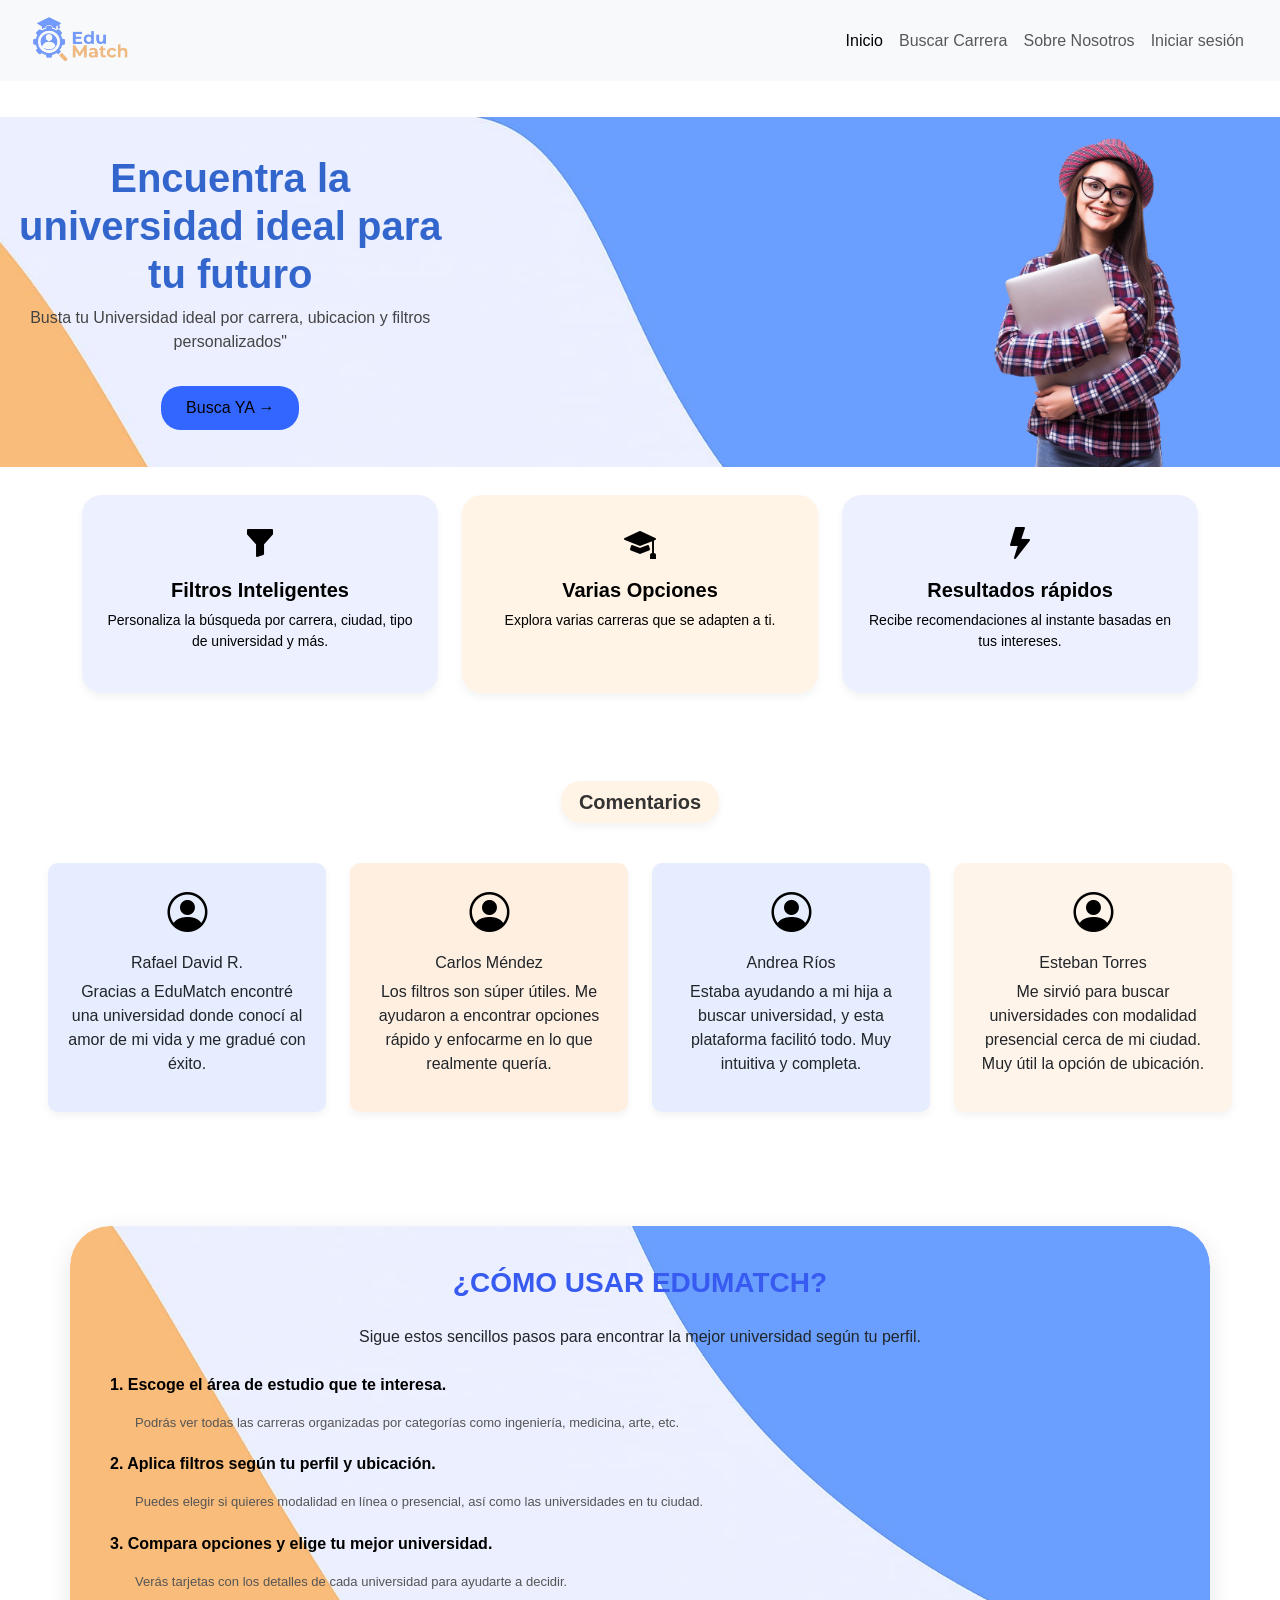
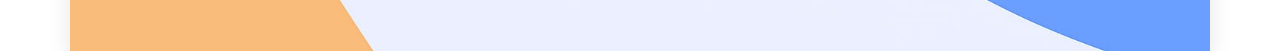
<file: index.html>
<!DOCTYPE html>
<html lang="en">
<head>
  <meta charset="UTF-8" />
  <meta name="viewport" content="width=device-width, initial-scale=1.0"/>
  <title>Página de inicio</title>
  <link rel="stylesheet" href="https://cdn.jsdelivr.net/npm/bootstrap-icons@1.10.5/font/bootstrap-icons.css" />
  <link
    href="https://cdn.jsdelivr.net/npm/bootstrap@5.3.6/dist/css/bootstrap.min.css"
    rel="stylesheet"
    integrity="sha384-4Q6Gf2aSP4eDXB8Miphtr37CMZZQ5oXLH2yaXMJ2w8e2ZtHTl7GptT4jmndRuHDT"
    crossorigin="anonymous"
  />
  <link rel="stylesheet" href="index.css">

</head>

<body>
  <!-- NAV -->
      <!-- NAVBAR CORREGIDO -->
    <nav class="navbar navbar-expand-lg bg-light px-3">
        <div class="container-fluid">
            <a class="navbar-brand" href="index.html">
      <img src="Imagenes/LocgoaColor.png" alt="EduMatch Logo" class="logo-navbar">
    </a>
    <button class="navbar-toggler" type="button" data-bs-toggle="collapse" data-bs-target="#navbarNav">
      <span class="navbar-toggler-icon"></span>
    </button>
    <div class="collapse navbar-collapse" id="navbarNav">
      <ul class="navbar-nav ms-auto">
        <li class="nav-item"><a class="nav-link active" href="index.html">Inicio</a></li>
        <li class="nav-item"><a class="nav-link" href="categorias/indexcarreras.php">Buscar Carrera</a></li>
        <li class="nav-item"><a class="nav-link" href="#">Sobre Nosotros</a></li>
        <li class="nav-item"><a class="nav-link" href="login.php">Iniciar sesión</a></li>
      </ul>
    </div>
  </div>
</nav>


  <!-- HERO -->
  <section class="container-fluid hero-section mt-3">
    <img src="Imagenes/Fondo.jpg" class="hero-bg-img" alt="Fondo decorativo" />
    <div class="row align-items-center flex-nowrap">
      <div class="col-md-6 px-2 text-center d-flex flex-column align-items-center">
        <h1>Encuentra la universidad ideal para tu futuro</h1>
        <p>Busta tu Universidad ideal por carrera, ubicacion y filtros personalizados"</p>
        <button class="btn btn-buscar mt-3">Busca YA →</button>
      </div>
      <div class="col-md-6 text-center">
        <img src="Imagenes/estudianteJoven.png" class="img-fluid hero-img" alt="Estudiante feliz" />
      </div>
    </div>
  </section>

  <!-- BENEFICIOS -->
  <div class="container mt-5">
    <div class="row row-cols-1 row-cols-md-3 g-4 text-center">
      <div class="col">
        <div class="benefit-card h-100">
          <i class="bi bi-funnel-fill"></i>
          <h5>Filtros Inteligentes</h5>
          <p>Personaliza la búsqueda por carrera, ciudad, tipo de universidad y más.</p>
        </div>
      </div>
      <div class="col">
        <div class="benefit-card h-100 middle-card">
          <i class="bi bi-mortarboard-fill"></i>
          <h5>Varias Opciones</h5>
          <p>Explora varias carreras que se adapten a ti.</p>
        </div>
      </div>
      <div class="col">
        <div class="benefit-card h-100">
          <i class="bi bi-lightning-fill"></i>
          <h5>Resultados rápidos</h5>
          <p>Recibe recomendaciones al instante basadas en tus intereses.</p>
        </div>
      </div>
    </div>
  </div>

  <!-- COMENTARIOS -->
  <div class="text-center mt-5">
    <div class="comment-title-box">Comentarios</div>
  </div>
  <div class="row text-center px-5">
    <div class="col-md-3 mb-4">
      <div class="comment-card" style="background-color: #E6EDFF;">
        <i class="bi bi-person-circle user-icon"></i>
        <h6>Rafael David R.</h6>
        <p>Gracias a EduMatch encontré una universidad donde conocí al amor de mi vida y me gradué con éxito.</p>
      </div>
    </div>
    <div class="col-md-3 mb-4">
      <div class="comment-card" style="background-color: #FFEFE1;">
        <i class="bi bi-person-circle user-icon"></i>
        <h6>Carlos Méndez</h6>
        <p>Los filtros son súper útiles. Me ayudaron a encontrar opciones rápido y enfocarme en lo que realmente quería.</p>
      </div>
    </div>
    <div class="col-md-3 mb-4">
      <div class="comment-card" style="background-color: #E6EDFF;">
        <i class="bi bi-person-circle user-icon"></i>
        <h6>Andrea Ríos</h6>
        <p>Estaba ayudando a mi hija a buscar universidad, y esta plataforma facilitó todo. Muy intuitiva y completa.</p>
      </div>
    </div>
    <div class="col-md-3 mb-4">
      <div class="comment-card" style="background-color: #FFF4EA;">
        <i class="bi bi-person-circle user-icon"></i>
        <h6>Esteban Torres</h6>
        <p>Me sirvió para buscar universidades con modalidad presencial cerca de mi ciudad. Muy útil la opción de ubicación.</p>
      </div>
    </div>
  </div>

  <!-- PASOS -->
  <div class="container steps-section position-relative">
    <img src="Imagenes/Fondo.jpg" class="position-absolute top-0 start-0 w-100 h-100" alt="Fondo pasos" style="border-top-left-radius: 40px; border-top-right-radius: 40px; object-fit: cover;" />
    <div class="position-relative" style="z-index: 1;">
      <h3>¿CÓMO USAR EDUMATCH?</h3>
      <p class="text-center mb-4">Sigue estos sencillos pasos para encontrar la mejor universidad según tu perfil.</p>

      <div class="step-item">
        <p><strong>1. Escoge el área de estudio que te interesa.</strong></p>
        <p class="step-description">Podrás ver todas las carreras organizadas por categorías como ingeniería, medicina, arte, etc.</p>
      </div>
      <div class="step-item">
        <p><strong>2. Aplica filtros según tu perfil y ubicación.</strong></p>
        <p class="step-description">Puedes elegir si quieres modalidad en línea o presencial, así como las universidades en tu ciudad.</p>
      </div>
      <div class="step-item">
        <p><strong>3. Compara opciones y elige tu mejor universidad.</strong></p>
        <p class="step-description">Verás tarjetas con los detalles de cada universidad para ayudarte a decidir.</p>
      </div>
    </div>
  </div>

  <script src="https://cdn.jsdelivr.net/npm/bootstrap@5.3.6/dist/js/bootstrap.bundle.min.js"></script>
  <script>
    window.addEventListener("load", () => {
      document.querySelector(".steps-section").classList.add("appear");
      document.querySelector(".hero-section").classList.add("appear");
      document.querySelectorAll(".benefit-card").forEach(card => card.classList.add("appear"));
    });
  </script>
</body>
</html>
</file>
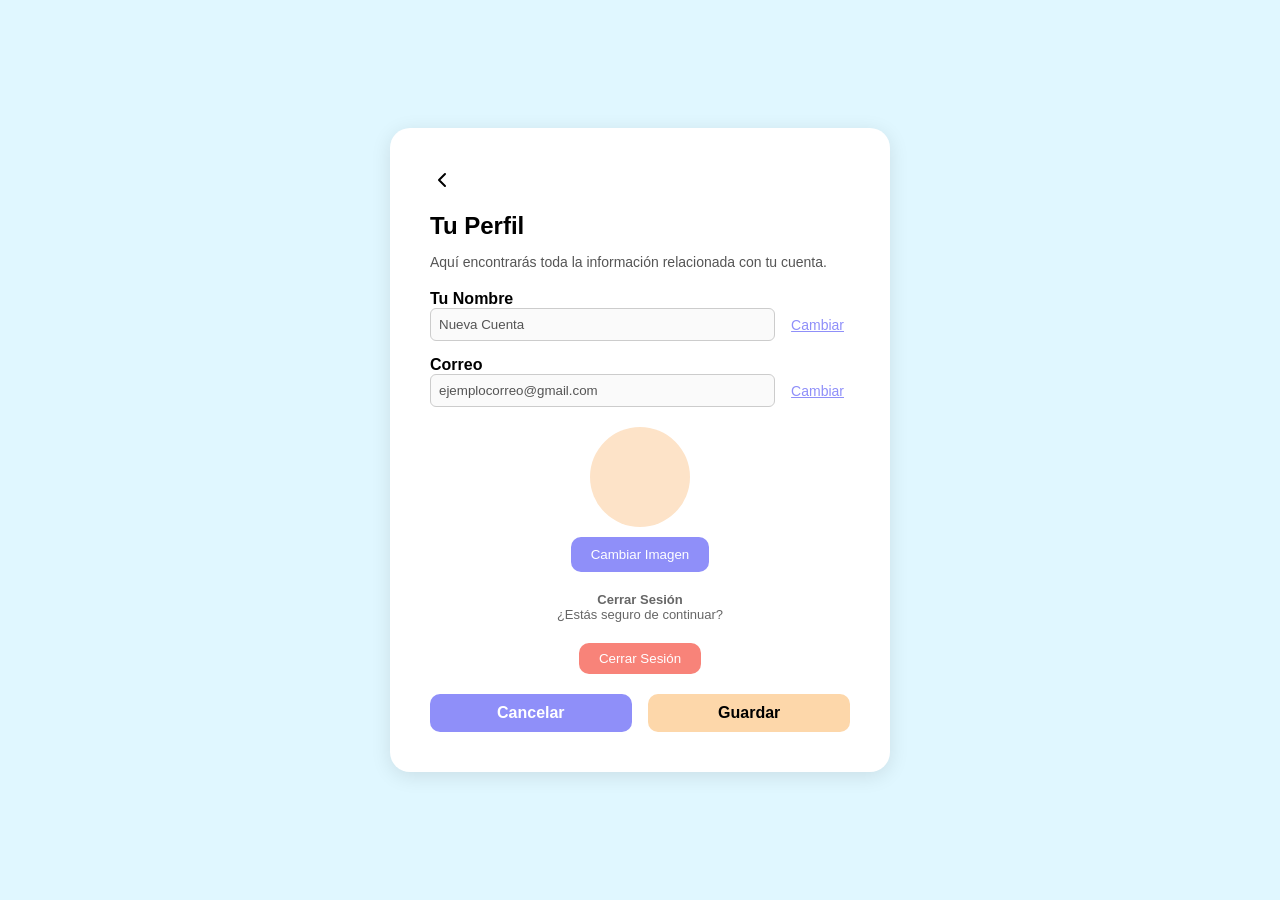
<file: carp.Usuario/indexperfil.html>
<!DOCTYPE html>
<html lang="es">
<head>
    <meta charset="UTF-8">
    <meta name="viewport" content="width=device-width, initial-scale=1.0">
    <title>Tu Perfil</title>
    <link rel="stylesheet" href="styleperfil.css">
</head>
<body>
    <div class="container">
        <div class="profile-box">
            <a href="login.php" class="back-button">
         <svg xmlns="http://www.w3.org/2000/svg" width="24" height="24" fill="none" stroke="black" stroke-width="2" stroke-linecap="round" stroke-linejoin="round" viewBox="0 0 24 24">
         <path d="M15 18l-6-6 6-6"/>
         </svg>
       </a>
            <h1>Tu Perfil</h1>
            <p class="description">Aquí encontrarás toda la información relacionada con tu cuenta.</p>

            <form id="profile-form">
                <label for="name">Tu Nombre</label>
                <div class="input-group">
                    <input type="text" id="name" name="name" value="Nueva Cuenta" disabled>
                    <button type="button" class="edit-btn" onclick="toggleInput('name')">Cambiar</button>
                </div>

                <label for="email">Correo</label>
                <div class="input-group">
                    <input type="email" id="email" name="email" value="ejemplocorreo@gmail.com" disabled>
                    <button type="button" class="edit-btn" onclick="toggleInput('email')">Cambiar</button>
                </div>

                <div class="image-section">
                    <div class="profile-image"></div>
                    <button type="button" class="change-img">Cambiar Imagen</button>
                </div>

                <div class="delete-section">
                    <p class="delete-text"><strong>Cerrar Sesión</strong><br>
                    ¿Estás seguro de continuar?</p>
                    <button type="button" class="delete-btn" onclick="deleteAccount()"><a href="logout.php"></a>Cerrar Sesión</a></button>
                </div>

                <div class="action-buttons">
                    <button type="button" class="cancel-btn">Cancelar</button>
                    <button type="submit" class="save-btn">Guardar</button>
                </div>
            </form>
        </div>
    </div>

    <script>
        function toggleInput(id) {
            const input = document.getElementById(id);
            input.disabled = !input.disabled;
            if (!input.disabled) input.focus();
        }

        function deleteAccount() {
            if (confirm("¿Estás seguro de que deseas cerrar sesión?")) {
                alert("Cuenta cerrada correctamente.");
                // Aquí iría lógica real para eliminar la cuenta
            }
        }
    </script>
</body>
</html>
</file>
<file: index.css>
.logo-navbar {
  height: 55px;
  object-fit: contain;
}
    
    body {
      margin: 0;
      font-family: arial, sans-serif;
      padding: 0;
    }

    .hero-section {
      
      position: relative;
      background-color: #e6f0ff;
      background-repeat: no-repeat;
      background-size: cover;
      background-position: center;
      overflow: hidden;
      padding: 20px 20px;
      min-height: 350px;
      display: flex;
      align-items: center;
      opacity: 1;
      transform: translateY(20px);
      transition: opacity 0.8s ease, transform 0.8s ease;
    }

    .benefit-card.appear {
      opacity: 1;
      transform: translateY(0);
    }

    .section-title {
      color: #2617aa;
      font-weight: bold;
      margin-bottom: 40px;
    }

    .hero-section h1 {
      color: #3366cc;
      font-weight: bold;
      z-index: 2;
      position: relative;
    }

    .hero-bg-img {
      position: absolute;
      top: 0;
      left: 0;
      width: 100%;
      height: auto;
      object-fit: cover;
      image-rendering: auto;
      z-index: 0;
    }

    .wave-bottom {
      position: absolute;
      bottom: 0;
      left: 0;
      width: 100%;
      z-index: 1;
      line-height: 0;
    }

    .hero-img {
      position: absolute;
      bottom: 0;
      height: 380px;
      z-index: 2;
      right: 60px;
    }

    .hero-section p {
      color: #444;
      z-index: 2;
      position: relative;
    }

    .btn-buscar {
      background-color: #3366ff;
      color: black;
      padding: 10px 25px;
      border-radius: 20px;
      border: none;
      z-index: 2;
      position: relative;
    }

    .benefit-card {
      background-color: #edf1ff;
      color: black;
      border-radius: 20px;
      padding: 25px;
      text-align: center;
      height: 100%;
      box-shadow: 0 4px 8px rgba(0,0,0,0.05);
      opacity: 0;
      transform: translateY(20px);
      transition: opacity 0.8s ease, transform 0.8s ease;
    }

    .benefit-card.appear {
      opacity: 1;
      transform: translateY(0);
    }

    .benefit-card i {
      font-size: 2rem;
      font-weight: bold;
      color: black;
    }

    .benefit-card h5 {
      font-weight: bold;
      margin-top: 10px;
    }

    .benefit-card p {
      font-size: 14px;
    }

    .middle-card {
      background-color: #fff4e6;
      color: black;
    }

    .comment-title-box {
      background-color: #fff4e6;
      padding: 6px 18px;
      border-radius: 20px;
      font-size: 20px;
      font-weight: 600;
      color: #333;
      box-shadow: 0 4px 8px rgba(0, 0, 0, 0.05);
      display: inline-block;
      margin-top: 40px;
      margin-bottom: 40px;
    }

    .comment-title {
      font-size: 32px;
      font-weight: 700;
      color: #333;
      text-align: center;
      margin-top: 50px;
      margin-bottom: 30px;
      position: relative;
      display: inline-block;
    }

    .comment-title::after {
      content: '';
      display: block;
      width: 60px;
      height: 4px;
      background-color: #3366cc;
      margin: 10px auto 0;
      border-radius: 2px;
    }

    .comment-card {
      display: flex;
      flex-direction: column;
      align-items: center;
      justify-content: flex-start;
      text-align: center;
      padding: 20px;
      height: 100%;
      background-color: black;
      border-radius: 10px;
      box-shadow: 0 4px 8px rgba(0,0,0,0.05);
      transition: all 0.3s ease;
    }

    .comment-card:hover {
      background-color: #eef3ff;
      transform: translateY(-5px);
    }

    .user-icon {
      font-size: 40px;
      color: black;
      margin-bottom: 10px;
    }

    .steps-section {
      background-size: cover;
      background-position: center;
      background-repeat: no-repeat;
      background-color: #f5f6fa;
      border-top-left-radius: 40px;
      border-top-right-radius: 40px;
      padding: 40px;
      margin-top: 90px;
      position: relative;
      z-index: 0;
      overflow: hidden;
      box-shadow: 0 8px 24px rgba(0, 0, 0, 0.1);
      opacity: 0;
      transform: translateY(20px);
      transition: opacity 0.8s ease, transform 0.8s ease;
    }

    .steps-section.appear {
      opacity: 1;
      transform: translateY(0);
    }

    .steps-section h3 {
      color: #375af0;
      font-weight: bold;
      margin-bottom: 25px;
      text-align: center;
    }

    .step-item {
      margin-bottom: 20px;
    }

    .step-item strong {
      font-weight: bold;
      color: black;
    }

    .step-description {
      margin-left: 25px;
      font-size: 13px;
      color: #555;
    }

    @media (max-width: 768px) {
      .hero-section {
        padding: 30px 15px;
        flex-direction: row;
        flex-wrap: wrap;
        justify-content: center;
        gap: 20px;
        min-height: 150px;
      }

      .hero-img {
        position: absolute;
        bottom: 0;
        height: 220px;
        max-width: 100%;
        left: 50%;
        transform: translateX(50%);
      }

      .hero-section h1 {
        font-size: 20px;
        text-align: center;
      }

      .hero-section p {
        font-size: 14px;
        text-align: center;
      }

      .btn-buscar {
        font-size: 14px;
        padding: 8px 20px;
        margin-top: 10px;
      }
    }
</file>
<file: carp.Usuario/styleperfil.css>
/* Fondo general */
body {
    background-color:  #e0f7ff;
    font-family: 'Segoe UI', Tahoma, Geneva, Verdana, sans-serif;
    margin: 0;
    padding: 0;
}

/* Contenedor principal */
.container {
    display: flex;
    justify-content: center;
    align-items: center;
    height: 100vh;
}

/* Caja de perfil */
.profile-box {
    background-color: white;
    padding: 40px;
    border-radius: 20px;
    box-shadow: 0px 4px 20px rgba(0,0,0,0.1);
    width: 420px;
}

/* Título y descripción */
.profile-box h1 {
    font-size: 24px;
    font-weight: bold;
    margin-bottom: 5px;
}

.description {
    color: #555;
    font-size: 14px;
    margin-bottom: 20px;
}

/* Inputs y botones cambiar */
label {
    font-weight: bold;
    display: block;
    margin-top: 15px;
}

.input-group {
    display: flex;
    align-items: center;
    gap: 10px;
    margin-bottom: 10px;
}

.input-group input {
    flex: 1;
    padding: 8px;
    border: 1px solid #ccc;
    border-radius: 6px;
}

.edit-btn {
    background-color: transparent;
    border: none;
    color: #8f8ff9;
    cursor: pointer;
    font-size: 14px;
    text-decoration: underline;
}

/* Imagen de perfil */
.image-section {
    display: flex;
    flex-direction: column;
    align-items: center;
    margin: 20px 0;
}

.profile-image {
    width: 100px;
    height: 100px;
    background-color: #fde3c8;
    border-radius: 50%;
    margin-bottom: 10px;
    background-image: url('https://cdn-icons-png.flaticon.com/512/847/847969.png');
    background-size: 60%;
    background-repeat: no-repeat;
    background-position: center;
}


.change-img {
    background-color: #8f8ff9;
    color: white;
    padding: 10px 20px;
    border: none;
    border-radius: 10px;
    cursor: pointer;
}

/* Sección de borrar */
.delete-section {
    text-align: center;
    margin-top: 20px;
    margin-bottom: 20px;
}

.delete-text {
    font-size: 13px;
    color: #666;
}

.delete-btn {
    margin-top: 8px;
    background-color: #f88379;
    color: white;
    border: none;
    padding: 8px 20px;
    border-radius: 10px;
    cursor: pointer;
}

/* Botones inferiores */
.action-buttons {
    display: flex;
    justify-content: space-between;
}

.cancel-btn,
.save-btn {
    width: 48%;
    padding: 10px 0;
    border-radius: 10px;
    border: none;
    cursor: pointer;
    font-weight: bold;
    font-size: 16px;
}

.cancel-btn {
    background-color: #8f8ff9;
    color: white;
}

.save-btn {
    background-color: #fdd7aa;
    color: black;
}
</file>
